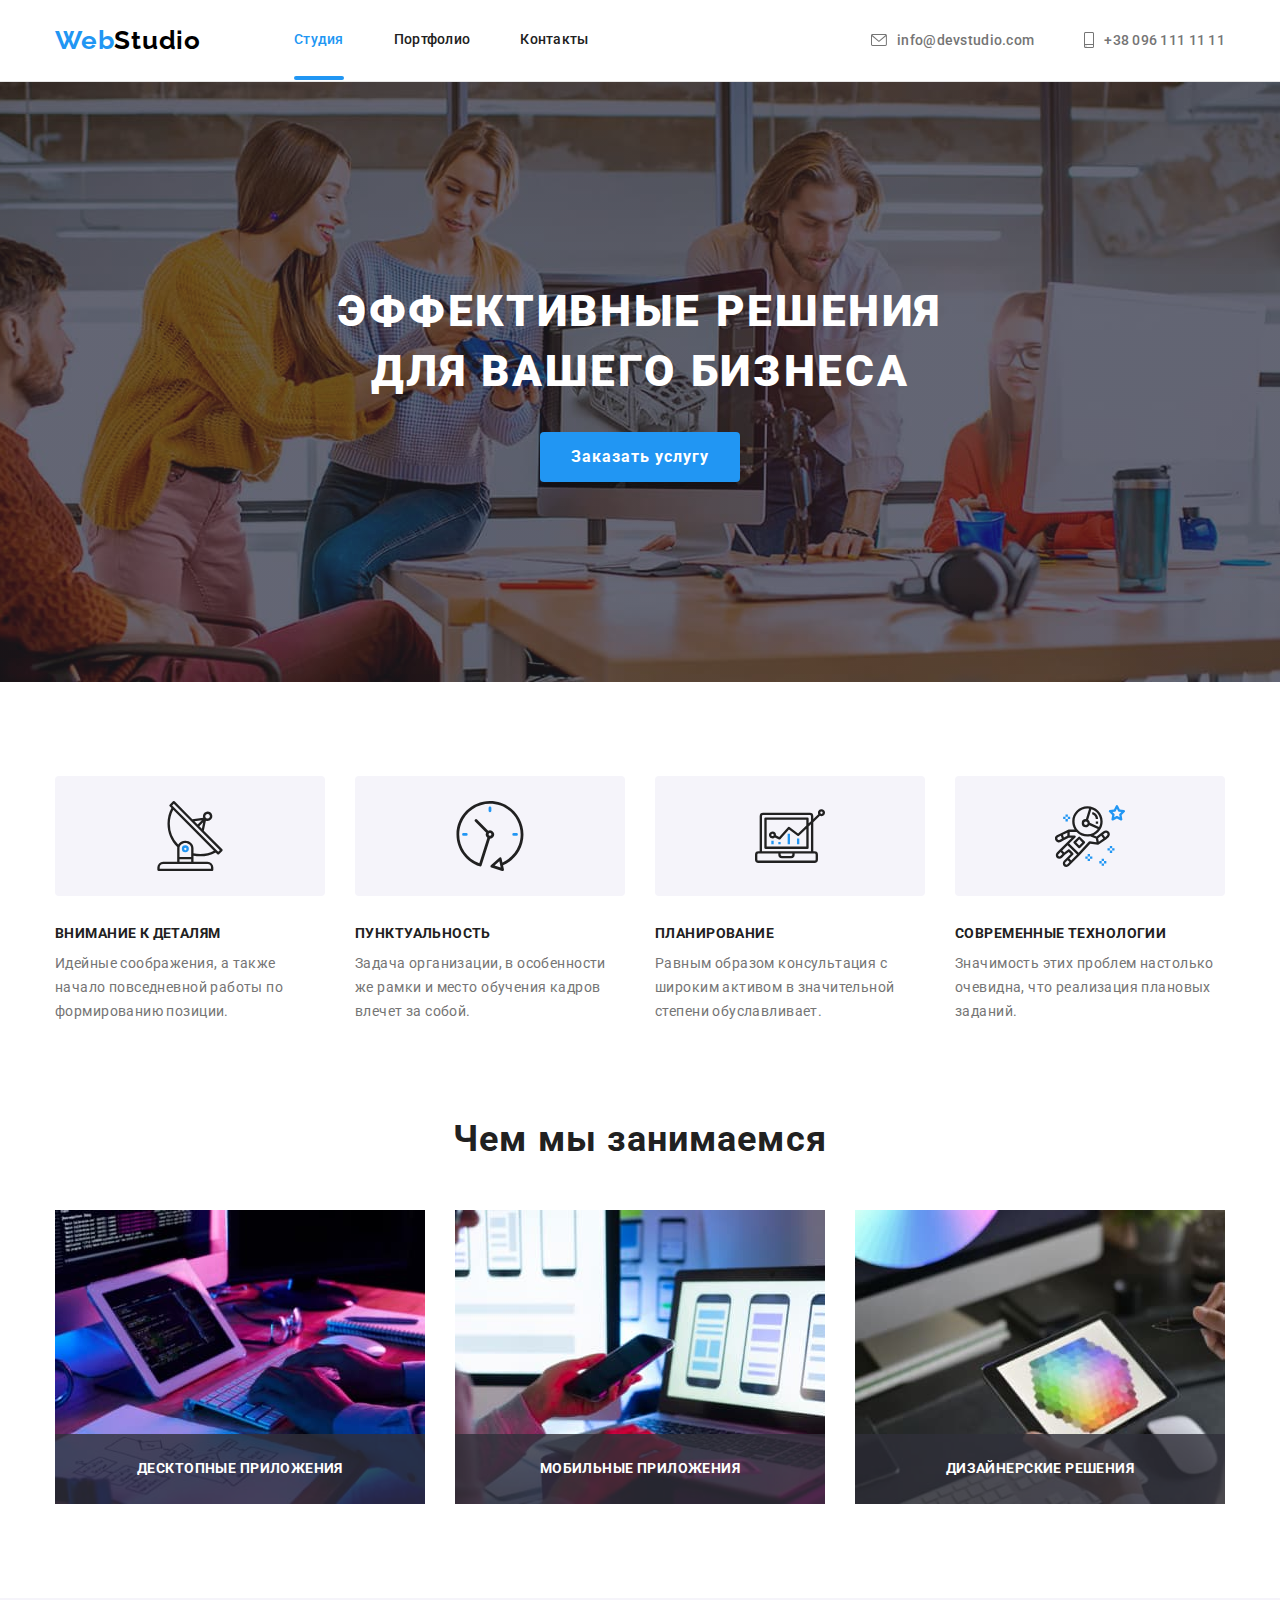
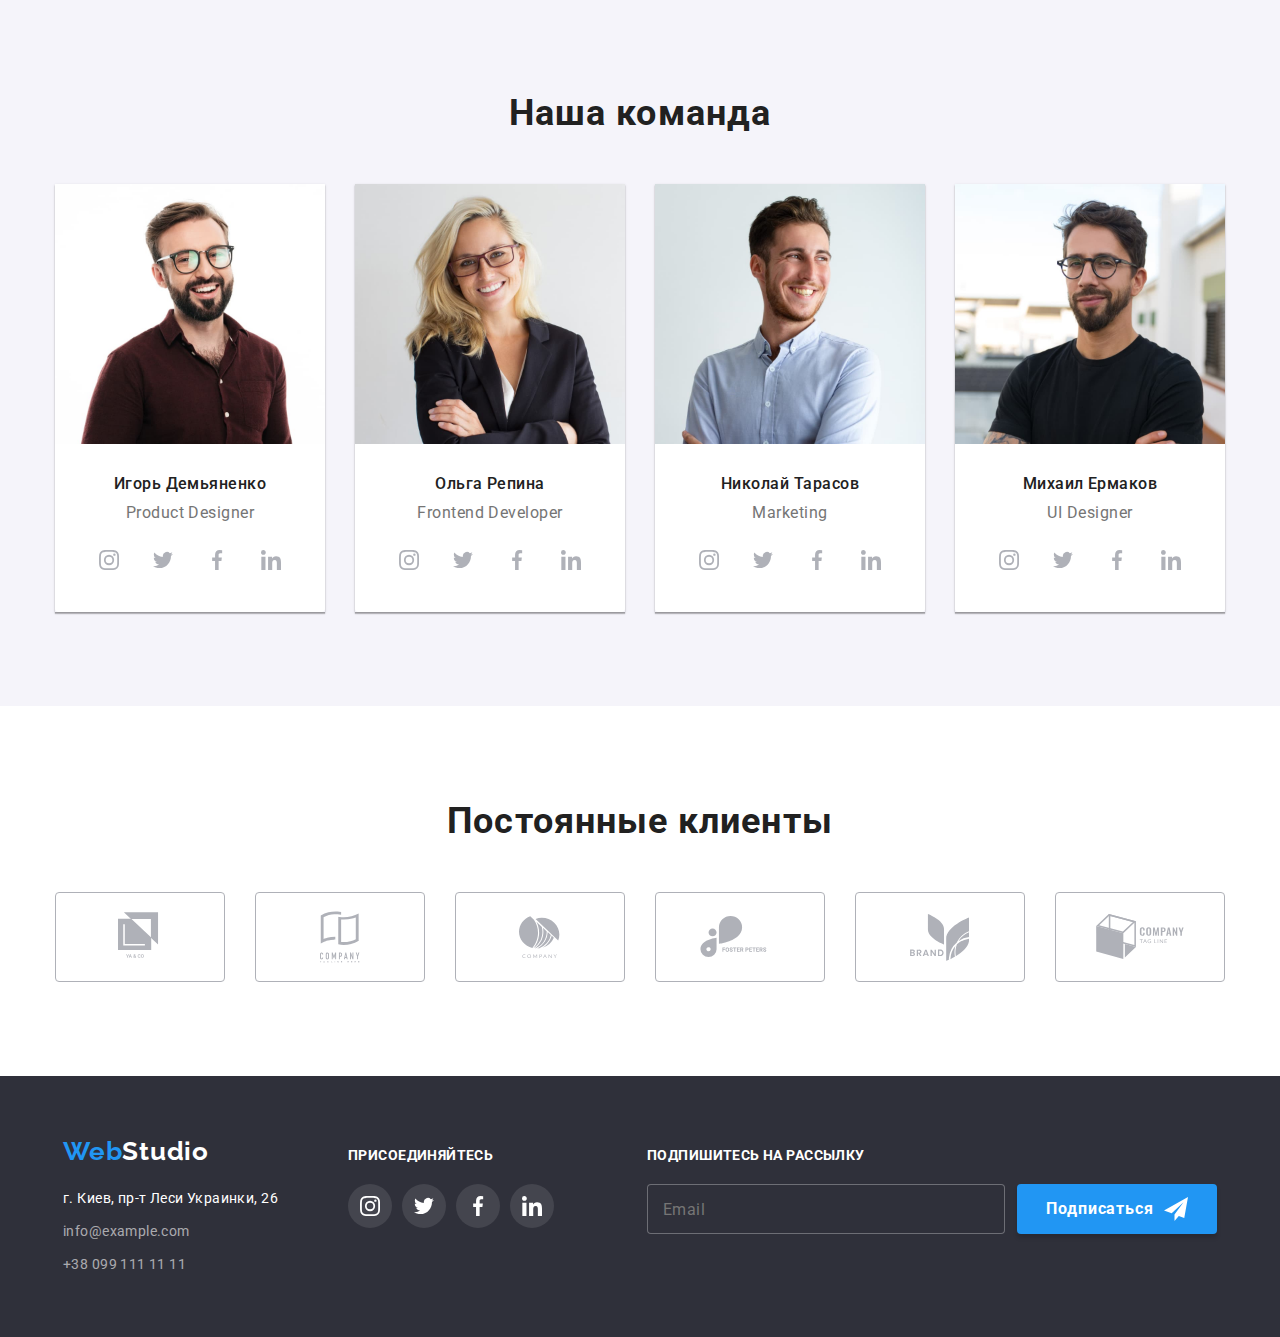
<file: index.html>
<!DOCTYPE html>
<html lang="ru">
  <head>
    <meta charset="UTF-8" />
    <meta http-equiv="X-UA-Compatible" content="IE=Edge" />
    <title>Главная</title>
    <link href="https://fonts.googleapis.com/css2?family=Roboto:wght@400;500;700;900&display=swap" rel="stylesheet">
    <link rel="stylesheet" href="https://cdnjs.cloudflare.com/ajax/libs/modern-normalize/1.0.0/modern-normalize.min.css" />
    <link rel="stylesheet" href="./css/main.min.css" />
  </head>

  <body>
    <header class="header">
      <div class="container">
        <nav class="header-nav">
          <a class="logo link" href="#"><span class="logo-accent">Web</span>Studio</a>
          <ul class="site-nav list">
            <li class="nav-item"><a class="nav-link link open-page" href="#">Студия</a></li>
            <li class="nav-item"><a class="nav-link link" href="./portfolio.html">Портфолио</a></li>
            <li class="nav-item"><a class="nav-link link" href="#">Контакты</a></li>
          </ul>
        </nav>
        <ul class="contact-list list">
          <li class="contact-item">
            <a class="contact-link link" href="mailto:info@devstudio.com">
              <svg class="icon-contact" width="16" height="12">
                <use href="./images/sprite.svg#icon-envelope-1"></use>
              </svg>
              info@devstudio.com
            </a>
          </li>
          <li class="contact-item">  
            <a class="contact-link link" href="tel:+380961111111">
              <svg class="icon-contact" width="10" height="16">
                <use href="./images/sprite.svg#icon-smartphone-1"></use>
              </svg>
              +38 096 111 11 11
            </a>
          </li>
        </ul>
      </div>
    </header>

    <main>
      <!--герой-->
      <section class="hero overlay">
        <div class="container">
          <h1 class="hero-title">Эффективные решения для вашего бизнеса</h1>
          <button class="btn" data-modal-open type="button">Заказать услугу</button>
        </div>        
      </section>
      
      <!--преимущества-->
      <section  class="section features">
        <div class="container">
          <ul class="features-list list">
            <li class="features-item">
              <div class="features-icon">
                <svg width="70" height="70">
                  <use href="./images/sprite.svg#icon-features-antenna"></use>
                </svg>
              </div>
              <h3 class="features-title">Внимание к деталям</h3>
              <p class="features-text">
                Идейные соображения, а также начало повседневной работы по
                формированию позиции.
              </p>
            </li>
            <li class="features-item">
              <div class="features-icon">
                <svg width="70" height="70">
                  <use href="./images/sprite.svg#icon-features-clock"></use>
                </svg>
              </div>
              <h3 class="features-title">Пунктуальность</h3>
              <p class="features-text">
                Задача организации, в особенности же рамки и место обучения кадров
                влечет за собой.
              </p>
            </li>
            <li class="features-item">
              <div class="features-icon">
                <svg width="70" height="70">
                  <use href="./images/sprite.svg#icon-features-diagram"></use>
                </svg>
              </div>
              <h3 class="features-title">Планирование</h3>
              <p class="features-text">
                Равным образом консультация с широким активом в значительной
                степени обуславливает.
              </p>
            </li>
            <li class="features-item">
              <div class="features-icon">
                <svg width="70" height="70">
                  <use href="./images/sprite.svg#icon-features-astronaut"></use>
                </svg>
              </div>
              <h3 class="features-title">Современные технологии</h3>
              <p class="features-text">
                Значимость этих проблем настолько очевидна, что реализация
                плановых заданий.
              </p>
            </li>
          </ul>
        </div>
      </section>

      <!--услуги-->
      <section  class="section services">
        <div class="container">
          <h2  class="section-title">Чем мы занимаемся</h2>
          <ul class="services-list list">
            <li class="services-item">
              <img
                src="./images/we-doing-1.jpg"
                alt="рабочий стол разработчика, который пишет код"
                width="370"
                height="294"
              />
              <div class="subtitle-thumb">
                <h3 class="subtitle">Десктопные приложения</h3>
              </div>
            </li>
            <li class="services-item">
              <img
                src="./images/we-doing-2.jpg"
                alt="мобильный телефон в руках"
                width="370"
                height="294"
              />
              <div class="subtitle-thumb">
                <h3 class="subtitle">Мобильные приложения</h3>
              </div>
            </li>
            <li class="services-item">
              <img
                src="./images/we-doing-3.jpg"
                alt="планшет с изображением палитры цветов"
                width="370"
                height="294"
              />
              <div class="subtitle-thumb">
                <h3 class="subtitle">Дизайнерские решения</h3>
              </div>
            </li>
          </ul>
        </div>
      </section>

      <!--команда-->
      <section  class="section team">
        <div class="container">
          <h2 class="section-title">Наша команда</h2>
          <ul class="team-list list">
            <li class="team-item">
              <img
                src="./images/our-team-product-designer-1.jpg"
                alt="фото Игоря Демьяненко"
                width="270"
                height="260"
              />
              <div class="team-desc">
                <h3 class="team-name">Игорь Демьяненко</h3>
                <p class="team-post" lang="en">Product Designer</p>
                <ul class="social-list list">
                  <li class="social-item">
                    <a class="social-link link" href="" aria-label="Ссылка на Instagram">
                      <svg class="social-icon" width="20" height="20">
                        <use href="./images/sprite.svg#icon-instagram"></use>
                      </svg>
                    </a>
                  </li>
                  <li class="social-item">
                    <a class="social-link link" href="" aria-label="Ссылка на Twitter">
                      <svg class="social-icon" width="20" height="20">
                        <use href="./images/sprite.svg#icon-twitter"></use>
                      </svg>
                    </a>
                  </li>
                  <li class="social-item">
                    <a class="social-link link" href="" aria-label="Ссылка на Facebook">
                      <svg class="social-icon" width="20" height="20">
                        <use href="./images/sprite.svg#icon-facebook"></use>
                      </svg>
                    </a>
                  </li>
                  <li class="social-item">
                    <a class="social-link link" href="" aria-label="Ссылка на Linkedin">
                      <svg class="social-icon"  width="20" height="20">
                        <use href="./images/sprite.svg#icon-linkedin"></use>
                      </svg>
                    </a>
                  </li>
                </ul>   
              </div>           
            </li>
            <li class="team-item">
              <img
                src="./images/our-team-frontend-developer-2.jpg"
                alt="фото Ольги Репиной"
                width="270"
                height="260"
              />
              <div class="team-desc">
                <h3 class="team-name">Ольга Репина</h3>
                <p class="team-post" lang="en">Frontend Developer</p>
                <ul class="social-list list">
                  <li class="social-item">
                    <a class="social-link link" href="" aria-label="Ссылка на Instagram">
                      <svg class="social-icon" width="20" height="20">
                        <use href="./images/sprite.svg#icon-instagram"></use>
                      </svg>
                    </a>
                  </li>
                  <li class="social-item">
                    <a class="social-link link" href="" aria-label="Ссылка на Twitter">
                      <svg class="social-icon" width="20" height="20">
                        <use href="./images/sprite.svg#icon-twitter"></use>
                      </svg>
                    </a>
                  </li>
                  <li class="social-item">
                    <a class="social-link link" href="" aria-label="Ссылка на Facebook">
                      <svg class="social-icon" width="20" height="20">
                        <use href="./images/sprite.svg#icon-facebook"></use>
                      </svg>
                    </a>
                  </li>
                  <li class="social-item">
                    <a class="social-link link" href="" aria-label="Ссылка на Linkedin">
                      <svg class="social-icon"  width="20" height="20">
                        <use href="./images/sprite.svg#icon-linkedin"></use>
                      </svg>
                    </a>
                  </li>
                </ul>
              </div>
            </li>
            <li class="team-item">
              <img
                src="./images/our-team-marketing-3.jpg"
                alt="фото Николая Тарасова"
                width="270"
                height="260"
              />
              <div class="team-desc">
                <h3 class="team-name">Николай Тарасов</h3>
                <p class="team-post" lang="en">Marketing</p>
                <ul class="social-list list">
                  <li class="social-item">
                    <a class="social-link link" href="" aria-label="Ссылка на Instagram">
                      <svg class="social-icon" width="20" height="20">
                        <use href="./images/sprite.svg#icon-instagram"></use>
                      </svg>
                    </a>
                  </li>
                  <li class="social-item">
                    <a class="social-link link" href="" aria-label="Ссылка на Twitter">
                      <svg class="social-icon" width="20" height="20">
                        <use href="./images/sprite.svg#icon-twitter"></use>
                      </svg>
                    </a>
                  </li>
                  <li class="social-item">
                    <a class="social-link link" href="" aria-label="Ссылка на Facebook">
                      <svg class="social-icon" width="20" height="20">
                        <use href="./images/sprite.svg#icon-facebook"></use>
                      </svg>
                    </a>
                  </li>
                  <li class="social-item">
                    <a class="social-link link" href="" aria-label="Ссылка на Linkedin">
                      <svg class="social-icon"  width="20" height="20">
                        <use href="./images/sprite.svg#icon-linkedin"></use>
                      </svg>
                    </a>
                  </li>
                </ul>
              </div>              
            </li>
            <li class="team-item">
              <img
                src="./images/our-team-ui-designer-4.jpg"
                alt="фото Михаила Ермакова"
                width="270"
                height="260"
              />
              <div class="team-desc">
                <h3 class="team-name">Михаил Ермаков</h3>
                <p class="team-post" lang="en">UI Designer</p>
                <ul class="social-list list">
                  <li class="social-item">
                    <a class="social-link link" href="" aria-label="Ссылка на Instagram">
                      <svg class="social-icon" width="20" height="20">
                        <use href="./images/sprite.svg#icon-instagram"></use>
                      </svg>
                    </a>
                  </li>
                  <li class="social-item">
                    <a class="social-link link" href="" aria-label="Ссылка на Twitter">
                      <svg class="social-icon" width="20" height="20">
                        <use href="./images/sprite.svg#icon-twitter"></use>
                      </svg>
                    </a>
                  </li>
                  <li class="social-item">
                    <a class="social-link link" href="" aria-label="Ссылка на Facebook">
                      <svg class="social-icon" width="20" height="20">
                        <use href="./images/sprite.svg#icon-facebook"></use>
                      </svg>
                    </a>
                  </li>
                  <li class="social-item">
                    <a class="social-link link" href="" aria-label="Ссылка на Linkedin">
                      <svg class="social-icon"  width="20" height="20">
                        <use href="./images/sprite.svg#icon-linkedin"></use>
                      </svg>
                    </a>
                  </li>
                </ul>
              </div>
            </li>
          </ul>
        </div> 
      </section>

      <!--клиенты-->
      <section class="section clients">
        <div class="container">
          <h2 class="section-title">Постоянные клиенты</h2>
          <ul class="clients-list list">
            <li class="clients-item">
              <a class="clients-link" href="">
                <svg class="client-icon logo-1" width="44.27" height="49.23">
                  <use href="./images/sprite.svg#icon-logo-1"></use>
                </svg>
              </a>
            </li>
            <li class="clients-item">
              <a class="clients-link" href="">
                <svg class="client-icon logo-2" width="40" height="52">
                  <use href="./images/sprite.svg#icon-logo-2"></use>
                </svg>
              </a>
            </li>
            <li class="clients-item">
              <a class="clients-link" href="">
                <svg class="client-icon logo-3" width="41" height="42.6">
                  <use href="./images/sprite.svg#icon-logo-3"></use>
                </svg>
              </a>
            </li>
            <li class="clients-item">
              <a class="clients-link" href="">
                <svg class="client-icon logo-4" width="79.66"  height="42">
                  <use href="./images/sprite.svg#icon-logo-4"></use>
                </svg>
              </a>
            </li>
            <li class="clients-item">
              <a class="clients-link" href="">
                <svg class="client-icon logo-5" width="59"  height="47">
                  <use href="./images/sprite.svg#icon-logo-5"></use>
                </svg>
              </a>
            </li>
            <li class="clients-item">
              <a class="clients-link" href="">
                <svg class="client-icon logo-6" width="88.48"  height="45.44">
                  <use href="./images/sprite.svg#icon-logo-6"></use>
                </svg>
              </a>
            </li>
          </ul>
        </div>  
      </section>
    </main>
  
    <footer class="footer">
      <div class="container"> 

        <div class="address">
          <a class="logo link inverse" href="#"><span class="logo-accent">Web</span>Studio</a>
          <address class="address-text">
            г. Киев, пр-т Леси Украинки, 26
          </address>
          <ul class="address-list list">
            <li class="address-item"><a class="address-link link" href="mailto:info@example.com">info@example.com</a></li>
            <li class="address-item"><a class="address-link link" href="tel:+380991111111">+38 099 111 11 11</a></li>
          </ul>
        </div>

        <div class="footer-social">
          <strong class="following-text">Присоединяйтесь</strong>
          <ul class="social-list list">
            <li class="social-item">
              <a class="social-link link inverse" href="" aria-label="Ссылка на Instagram">
                <svg class="social-icon"  width="20" height="20">
                  <use href="./images/sprite.svg#icon-instagram"></use>
                </svg>
              </a>
            </li>
            <li class="social-item">
              <a class="social-link link inverse" href="" aria-label="Ссылка на Twitter">
                <svg class="social-icon"  width="20" height="20">
                  <use href="./images/sprite.svg#icon-twitter"></use>
                </svg>
              </a>
            </li>
            <li class="social-item">
              <a class="social-link link inverse" href="" aria-label="Ссылка на Facebook">
                <svg class="social-icon"  width="20" height="20">
                  <use href="./images/sprite.svg#icon-facebook"></use>
                </svg>
              </a>
            </li>
            <li class="social-item">
              <a class="social-link link inverse" href="" aria-label="Ссылка на Linkedin">
                <svg class="social-icon"  width="20" height="20">
                  <use href="./images/sprite.svg#icon-linkedin"></use>
                </svg>
              </a>
            </li>
          </ul>
        </div>

        <div class="footer-send">
          <strong class="following-text">Подпишитесь на рассылку</strong>
          <form action="#" method="POST" class="email-form" autocomplete="on">
            <input class="email-field" type="email" name="email" placeholder="Email" pattern="([A-z0-9_.-]{1,})@([A-z0-9_.-]{1,}).([A-z]{2,8})">
            <button class="btn" type="submit">Подписаться
              <svg class="icon-send"  width="24" height="24">   
                <use href="./images/sprite.svg#icon-send"></use>
              </svg>
            </button>
         </form>
        </div>

      </div>
    </footer>

    <!-- модальное окно -->
    <div class="backdrop is-hidden" data-modal>
      <div class="modal">
        <button class="btn-close" data-modal-close type="button">
          <svg class="icon-close" width="18" height="18">
            <use href="./images/sprite.svg#icon-close"></use>
          </svg>
        </button>

        <section>
          <b class="form-title">Оставьте свои данные, мы вам перезвоним</b>
          <form class="form" action="#" method="POST" autocomplete="off">

            <label class="field-form"> 
              <svg class="form-icon" width="18" height="18">
                <use href="./images/sprite.svg#icon-person"></use>
              </svg>
              <span class="form-label">Имя</span> 
              <input class="form-input" type="text" name="username">
            </label>

            <label class="field-form">
              <svg class="form-icon" width="18" height="18">
                <use href="./images/sprite.svg#icon-phone"></use>
              </svg>
              <span class="form-label">Телефон</span>
              <input class="form-input" type="tel" name="tel">
            </label>

            <label class="field-form">
              <svg class="form-icon" width="18" height="18">
                <use href="./images/sprite.svg#icon-email"></use>
              </svg>
              <span class="form-label">Почта</span>
              <input class="form-input" type="email" name="email">
            </label>

            <label class="field-form comment">
              <span class="form-label">Комментарий</span>
              <textarea class="form-input comment-input" name="comments" rows="9" placeholder="Введите текст"></textarea>
            </label>

            <label class="policy">
              <input class="policy-input visually-hidden" type="checkbox" name="policy" value="policy-agree">
              <span class="policy-icon"></span>
              <span class="policy-label">Соглашаюсь с рассылкой и принимаю 
                <a class="policy-link" href="#">Условия договора</a>
              </span>
            </label>

            <button class="btn" type="submit">Отправить</button>
          </form>
        </section>        
      </div>
    </div>

    <script src="./js/modal.js"></script>
  </body>
</html>
</file>
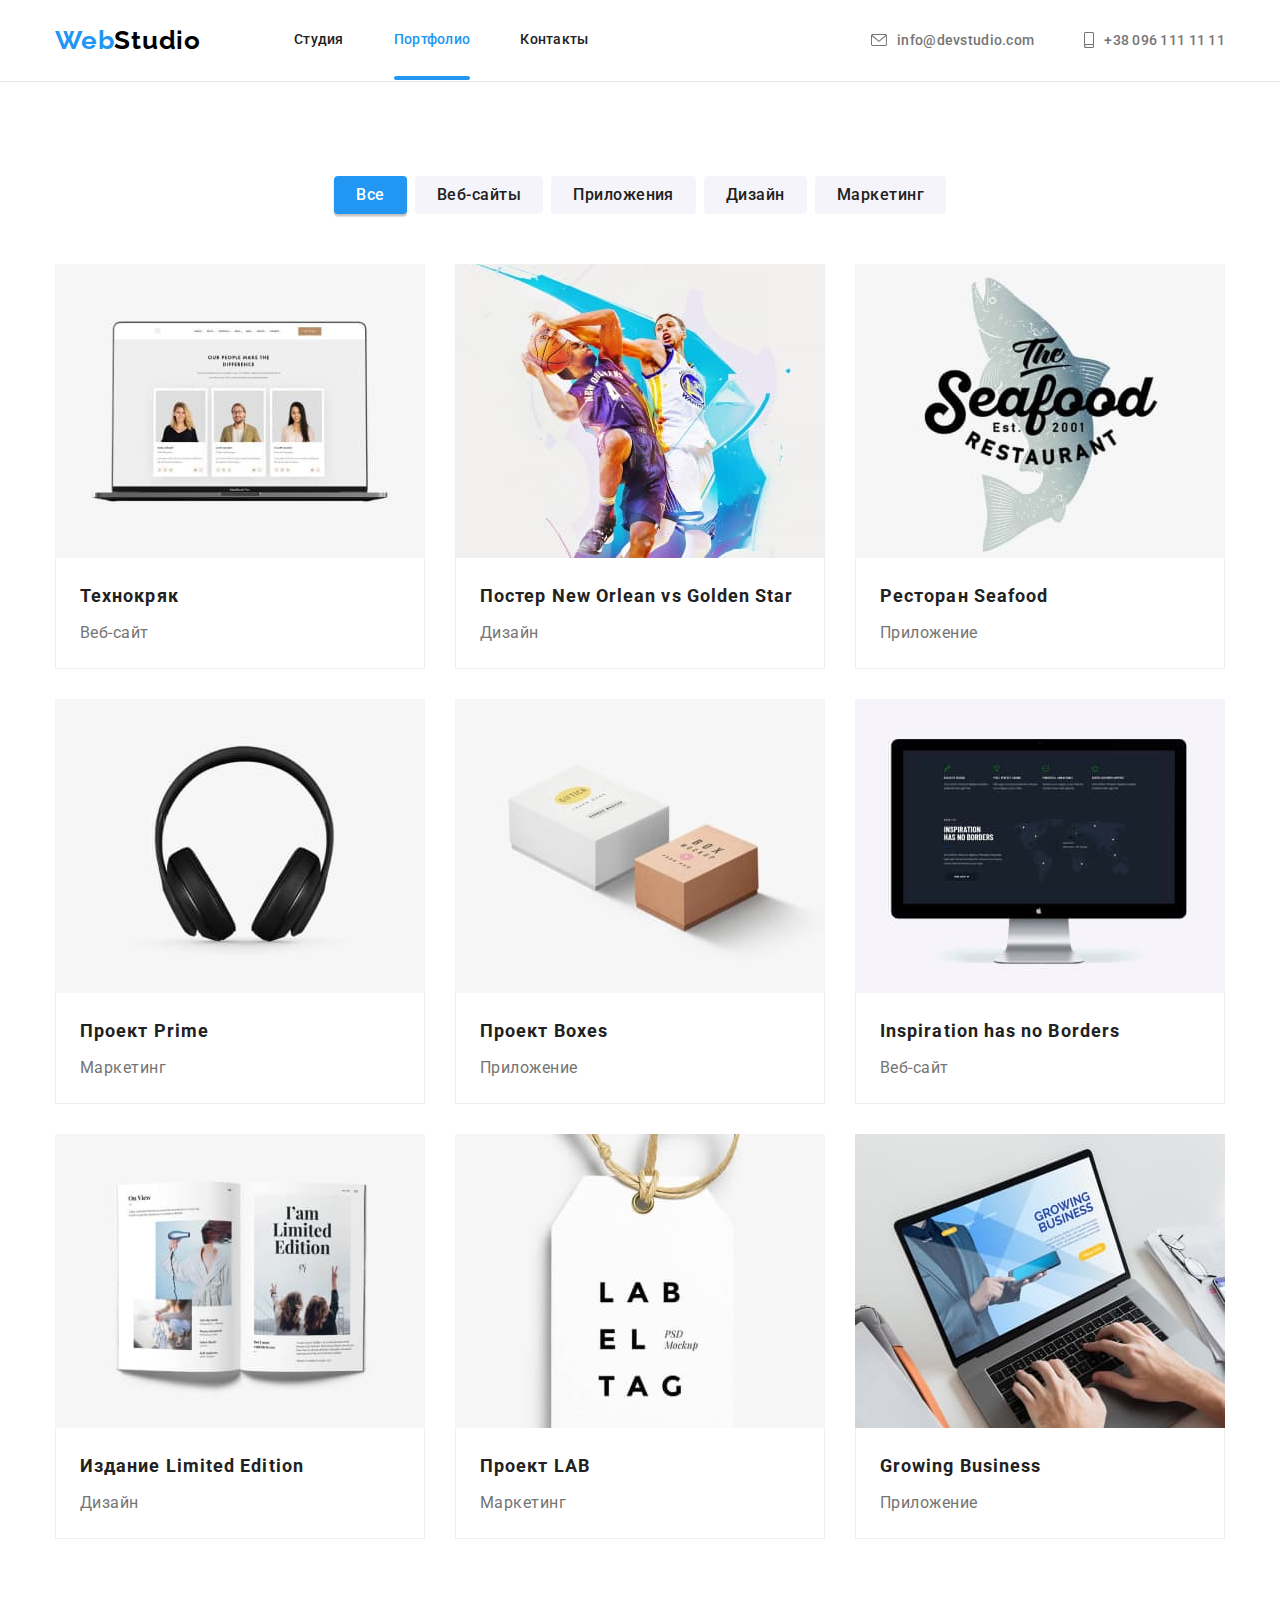
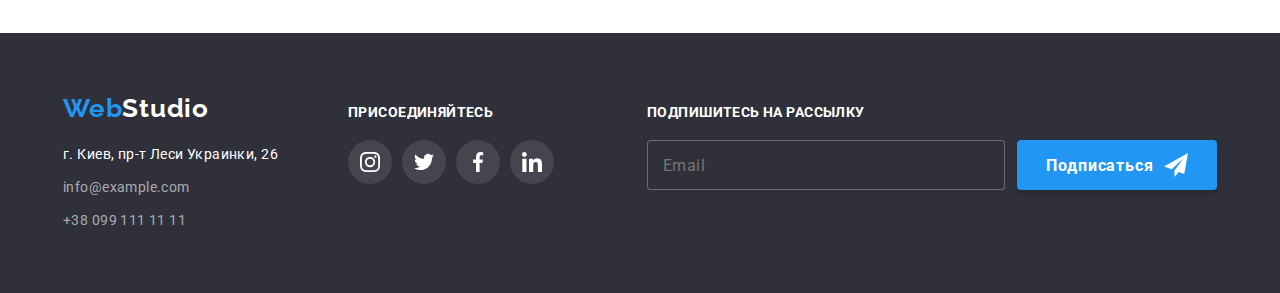
<file: portfolio.html>
<!DOCTYPE html>
<html lang="ru">
  <head>
    <meta charset="UTF-8" />
    <meta http-equiv="X-UA-Compatible" content="IE=Edge" />
    <title>Портфолио</title>
    <link href="https://fonts.googleapis.com/css2?family=Roboto:wght@400;500;700;900&display=swap" rel="stylesheet">
    <link rel="stylesheet" href="https://cdnjs.cloudflare.com/ajax/libs/modern-normalize/1.0.0/modern-normalize.min.css" />
    <link rel="stylesheet" href="./css/main.min.css" />
  </head>

  <body>
    <header class="header">
      <div class="container">
        <nav class="header-nav">
          <a class="logo link" href="#"><span class="logo-accent">Web</span>Studio</a>
          <ul class="site-nav list">
            <li class="nav-item"><a class="nav-link link" href="./index.html">Студия</a></li>
            <li class="nav-item"><a class="nav-link link open-page" href="#">Портфолио</a></li>
            <li class="nav-item"><a class="nav-link link" href="#">Контакты</a></li>
          </ul>
        </nav>
        <ul class="contact-list list">
          <li class="contact-item">
            <a class="contact-link link" href="mailto:info@devstudio.com">
              <svg class="icon-contact envelope" width="16" height="12">
                <use href="./images/sprite.svg#icon-envelope-1"></use>
              </svg>
              info@devstudio.com
            </a>
          </li>
          <li class="contact-item">  
            <a class="contact-link link" href="tel:+380961111111">
              <svg class="icon-contact smartphone" width="10" height="16">
                <use href="./images/sprite.svg#icon-smartphone-1"></use>
              </svg>
              +38 096 111 11 11
            </a>
          </li>
        </ul>
      </div>
    </header>

    <main>
      <section class="works">
        <div class="container">
          <ul class="list radio-btn">
            <li class="radio-btn-item"><a class="radio-btn-link link active" href="#">Все</a></li>
            <li class="radio-btn-item"><a class="radio-btn-link link" href="#">Веб-сайты</a></li>
            <li class="radio-btn-item"><a class="radio-btn-link link" href="#">Приложения</a></li>
            <li class="radio-btn-item"><a class="radio-btn-link link" href="#">Дизайн</a></li>
            <li class="radio-btn-item"><a class="radio-btn-link link" href="#">Маркетинг</a></li>
          </ul>
          <ul class="works-list list">
            <li class="work-card">
              <a class="work-link link" href="#">
                <div class="image-thumb">
                  <img src="./images/portfolio-technokryak-1.jpg" alt="страница веб-сайта 'технокряк'" width="370" height="294">
                  <p class="text-desc">Технокряк это современная площадка распространения коронавируса. Компании используют эту платформу для цифрового шпионажа и атак на защищённые сервера конкурентов.</p>
                </div>
                <div class="work-label">
                  <h2 class="work-title title">Технокряк</h2>
                  <p class="work-subtitle">Веб-сайт</p>
                </div>               
              </a>  
            </li>
            <li class="work-card">
              <a class="work-link link" href="#">
                <div class="image-thumb">
                  <img src="./images/portfolio-new-orlean-2.jpg" alt="постер с баскетболистами" width="370" height="294">
                  <p class="text-desc">Технокряк это современная площадка распространения коронавируса. Компании используют эту платформу для цифрового шпионажа и атак на защищённые сервера конкурентов.</p>
                </div>
                <div class="work-label">
                  <h2 class="work-title title">Постер New Orlean vs Golden Star</h2>
                  <p class="work-subtitle">Дизайн</p>
                </div>                
              </a>
            </li>
            <li class="work-card">
              <a class="work-link link" href="#">
                <div class="image-thumb">
                  <img src="./images/portfolio-seafood-3.jpg" alt="логотип ресторана 'Seafood'" width="370" height="294">
                  <p class="text-desc">Технокряк это современная площадка распространения коронавируса. Компании используют эту платформу для цифрового шпионажа и атак на защищённые сервера конкурентов.</p>
                </div>
                <div class="work-label">
                  <h2 class="work-title title">Ресторан Seafood</h2>
                  <p class="work-subtitle">Приложение</p>
                </div>                
              </a>
            </li>
            <li class="work-card">
              <a class="work-link link" href="#">
                <div class="image-thumb">
                  <img src="./images/portfolio-prime-4.jpg" alt="черные наушники" width="370" height="294">
                  <p class="text-desc">Технокряк это современная площадка распространения коронавируса. Компании используют эту платформу для цифрового шпионажа и атак на защищённые сервера конкурентов.</p>
                </div>
                <div class="work-label">
                  <h2 class="work-title title">Проект Prime</h2>
                  <p class="work-subtitle">Маркетинг</p>
                </div>               
              </a>
            </li>
            <li class="work-card">
              <a class="work-link link" href="#">
                <div class="image-thumb">
                  <img src="./images/portfolio-boxes-5.jpg" alt="две картонные коробки" width="370" height="294">
                  <p class="text-desc">Технокряк это современная площадка распространения коронавируса. Компании используют эту платформу для цифрового шпионажа и атак на защищённые сервера конкурентов.</p>
                </div>
                <div class="work-label">
                  <h2 class="work-title title">Проект Boxes</h2>
                  <p class="work-subtitle">Приложение</p>
                </div>                
              </a>
            </li>
            <li class="work-card">
              <a class="work-link link" href="#">
                <div class="image-thumb">
                  <img src="./images/portfolio-inspiration-6.jpg" alt="монитор, на котором изображена карта мира" width="370" height="294">
                  <p class="text-desc">Технокряк это современная площадка распространения коронавируса. Компании используют эту платформу для цифрового шпионажа и атак на защищённые сервера конкурентов.</p>
                </div>
                <div class="work-label">
                  <h2 class="work-title title">Inspiration has no Borders</h2>
                  <p class="work-subtitle">Веб-сайт</p>
                </div>                
              </a>
            </li>
            <li class="work-card">
              <a class="work-link link" href="#">
                <div class="image-thumb">
                  <img src="./images/portfolio-limited-edition-7.jpg" alt="разворот глянцевого журнала" width="370" height="294">
                  <p class="text-desc">Технокряк это современная площадка распространения коронавируса. Компании используют эту платформу для цифрового шпионажа и атак на защищённые сервера конкурентов.</p>
                </div>
                <div class="work-label">
                  <h2 class="work-title title">Издание Limited Edition</h2>
                  <p class="work-subtitle">Дизайн</p>
                </div>               
              </a>
            </li>
            <li class="work-card">
              <a class="work-link link" href="#">
                <div class="image-thumb">
                  <img src="./images/portfolio-lab-8.jpg" alt="этикетка товара на шнурке" width="370" height="294">
                  <p class="text-desc">Технокряк это современная площадка распространения коронавируса. Компании используют эту платформу для цифрового шпионажа и атак на защищённые сервера конкурентов.</p>
                </div>
                <div class="work-label">
                  <h2 class="work-title title">Проект LAB</h2>
                  <p class="work-subtitle">Маркетинг</p>
                </div>               
              </a>
            </li>
            <li class="work-card">
              <a class="work-link link" href="#">
                <div class="image-thumb">
                  <img src="./images/portfolio-growing-business-9.jpg" alt="экран ноутбука с открытым приложением для бизнеса" width="370" height="294">
                  <p class="text-desc">Технокряк это современная площадка распространения коронавируса. Компании используют эту платформу для цифрового шпионажа и атак на защищённые сервера конкурентов.</p>
                </div>
                <div class="work-label">
                  <h2 class="work-title title">Growing Business</h2>
                  <p class="work-subtitle">Приложение</p>
                </div>                
              </a>
            </li>
          </ul>
        </div>
      </section> 
    </main>

    <footer class="footer">
      <div class="container"> 

        <div class="address">
          <a class="logo link inverse" href="#"><span class="logo-accent">Web</span>Studio</a>
          <address class="address-text">
            г. Киев, пр-т Леси Украинки, 26
          </address>
          <ul class="address-list list">
            <li class="address-item"><a class="address-link link" href="mailto:info@example.com">info@example.com</a></li>
            <li class="address-item"><a class="address-link link" href="tel:+380991111111">+38 099 111 11 11</a></li>
          </ul>
        </div>

        <div class="footer-social">
          <strong class="following-text">Присоединяйтесь</strong>
          <ul class="social-list list">
            <li class="social-item">
              <a class="social-link link inverse" href="" aria-label="Ссылка на Instagram">
                <svg class="social-icon"  width="20" height="20">
                  <use href="./images/sprite.svg#icon-instagram"></use>
                </svg>
              </a>
            </li>
            <li class="social-item">
              <a class="social-link link inverse" href="" aria-label="Ссылка на Twitter">
                <svg class="social-icon"  width="20" height="20">
                  <use href="./images/sprite.svg#icon-twitter"></use>
                </svg>
              </a>
            </li>
            <li class="social-item">
              <a class="social-link link inverse" href="" aria-label="Ссылка на Facebook">
                <svg class="social-icon"  width="20" height="20">
                  <use href="./images/sprite.svg#icon-facebook"></use>
                </svg>
              </a>
            </li>
            <li class="social-item">
              <a class="social-link link inverse" href="" aria-label="Ссылка на Linkedin">
                <svg class="social-icon"  width="20" height="20">
                  <use href="./images/sprite.svg#icon-linkedin"></use>
                </svg>
              </a>
            </li>
          </ul>
        </div>

        <div class="footer-send">
          <strong class="following-text">Подпишитесь на рассылку</strong>
          <form action="#" method="POST" class="email-form" autocomplete="on">
            <input class="email-field" type="email" name="email" placeholder="Email" pattern="([A-z0-9_.-]{1,})@([A-z0-9_.-]{1,}).([A-z]{2,8})">
            <button class="btn" type="submit">Подписаться
              <svg class="icon-send"  width="24" height="24">   
                <use href="./images/sprite.svg#icon-send"></use>
              </svg>
            </button>
         </form>
        </div>

      </div>
    </footer>
  </body>
</html>
</file>
<file: css/main.min.css>
@font-face{font-family:'Raleway';font-style:normal;font-weight:400;src:url("../../fonts/raleway-v18-latin_cyrillic-regular.eot");src:local(""),url("../../fonts/raleway-v18-latin_cyrillic-regular.eot?#iefix") format("embedded-opentype"),url("../../fonts/raleway-v18-latin_cyrillic-regular.woff2") format("woff2"),url("../../fonts/raleway-v18-latin_cyrillic-regular.woff") format("woff"),url("../../fonts/raleway-v18-latin_cyrillic-regular.ttf") format("truetype"),url("../../fonts/raleway-v18-latin_cyrillic-regular.svg#Raleway") format("svg")}@font-face{font-family:'Raleway';font-style:normal;font-weight:700;src:url("../../fonts/raleway-v18-latin_cyrillic-700.eot");src:local(""),url("../../fonts/raleway-v18-latin_cyrillic-700.eot?#iefix") format("embedded-opentype"),url("../../fonts/raleway-v18-latin_cyrillic-700.woff2") format("woff2"),url("../../fonts/raleway-v18-latin_cyrillic-700.woff") format("woff"),url("../../fonts/raleway-v18-latin_cyrillic-700.ttf") format("truetype"),url("../../fonts/raleway-v18-latin_cyrillic-700.svg#Raleway") format("svg")}body{font-family:"Roboto",sans-serif}img{display:block;max-width:100%;height:auto;object-fit:cover;object-position:top center}.list{list-style:none;margin:0;padding:0}.link{text-decoration:none}h1,h2,h3,h4,p{margin-top:0}.container{width:1200px;margin-left:auto;margin-right:auto;padding-left:15px;padding-right:15px}.section-title{margin-bottom:50px;font-size:36px;font-weight:700;line-height:1.17;letter-spacing:.03em;color:#212121;text-align:center}.visually-hidden{position:absolute !important;clip:rect(1px 1px 1px 1px);clip:rect(1px, 1px, 1px, 1px);padding:0 !important;border:0 !important;height:1px !important;width:1px !important;overflow:hidden}.clients-link,.email-field,.form-input{border-width:1px;border-style:solid;border-radius:4px}.features,.team,.clients,.works{padding-top:94px;padding-bottom:94px}.header{background-color:#fff}.header .container{display:flex}.header::after{content:"";display:block;height:1px;background-color:#E5E5E5}.header-nav{display:flex;flex-wrap:nowrap;flex-direction:row;justify-content:start;align-items:center}.header-nav .logo{padding-top:25px;padding-bottom:25px}.logo{margin-right:93px;font-family:"Raleway",sans-serif;font-size:26px;font-weight:700;line-height:1.19;letter-spacing:.03em;color:var(--primary-black-color)}.logo-accent{color:#2196F3}.logo.inverse{color:#fff}.site-nav{display:flex}.nav-item{position:relative;display:flex}.nav-item:not(:last-child){margin-right:50px}.nav-link{padding-top:32px;padding-bottom:32px;font-family:inherit;font-size:14px;font-weight:500;line-height:1.14;letter-spacing:.02em;color:#212121;transition:color 250ms cubic-bezier(0.4, 0, 0.2, 1)}.nav-link:focus,.nav-link:hover{color:#2196F3}.open-page{color:#2196F3}.open-page::after{position:absolute;left:0;bottom:0;content:"";width:100%;height:4px;background-color:#2196F3;border-radius:2px}.contact-list{display:flex;align-items:center;margin-left:auto}.contact-item:not(:last-child){margin-right:50px}.contact-link{display:flex;align-items:center;padding-top:32px;padding-bottom:32px;font-family:inherit;font-size:14px;font-weight:500;line-height:1.17;letter-spacing:.02em;color:#757575;transition:color 250ms cubic-bezier(0.4, 0, 0.2, 1)}.contact-link:hover,.contact-link:focus{color:#2196F3}.icon-contact{margin-right:10px;fill:currentColor}.hero{padding-top:200px;padding-bottom:200px;text-align:center}.hero .btn{margin-left:auto;margin-right:auto}.overlay{max-width:1600px;height:600px;margin-left:auto;margin-right:auto;background-position:center;background-repeat:no-repeat;background-size:cover;background-image:linear-gradient(to right, rgba(47,48,58,0.4), rgba(47,48,58,0.4)),url(../images/hero-bcg.jpg);background-color:#2F303A}.hero-title{width:696px;margin-left:auto;margin-right:auto;margin-bottom:30px;font-size:44px;font-weight:900;line-height:1.36;letter-spacing:.06em;color:#fff;text-transform:uppercase}.btn{display:flex;flex-wrap:nowrap;flex-direction:row;justify-content:center;align-items:center;min-width:200px;padding-top:10px;padding-bottom:10px;font-size:16px;font-weight:700;line-height:1.87;letter-spacing:.06em;color:#fff;background-color:#2196F3;border-width:0px;border-radius:4px;box-shadow:0px 4px 4px rgba(0,0,0,0.15);transition:color 250ms cubic-bezier(0.4, 0, 0.2, 1),background-color 250ms cubic-bezier(0.4, 0, 0.2, 1)}.btn:hover,.btn:focus{color:#2196F3;background-color:#F5F4FA}.btn .icon-send{margin-left:10px;fill:#fff;transition:fill 250ms cubic-bezier(0.4, 0, 0.2, 1)}.btn:hover .icon-send,.btn:focus .icon-send{fill:#2196F3}.features{background-color:#fff}.features-item{width:calc((100% - 3 * 30px)/4);margin-right:30px}.features-item:nth-child(4n){margin-right:0}.features-list{display:flex}.features-icon{display:flex;flex-wrap:nowrap;flex-direction:row;justify-content:center;align-items:center;width:100%;height:120px;margin-bottom:30px;background-color:#F5F4FA;border-radius:4px}.features-title{margin-bottom:10px;font-size:14px;font-weight:700;line-height:1.14;letter-spacing:.03em;color:#212121;text-transform:uppercase}.features-text{margin-bottom:0;font-size:14px;font-weight:400;line-height:1.71;letter-spacing:.03em;color:#757575}.services{padding-bottom:94px;background-color:#fff}.services-list{display:flex}.services-list .subtitle{margin-bottom:0;padding-top:27px;padding-bottom:27px;font-size:14px;font-weight:700;line-height:1.14;letter-spacing:.03em;color:#fff;text-align:center;text-transform:uppercase}.services-item{position:relative;width:calc((100% - 2 * 30px)/3)}.services-item:not(:nth-child(3n)){margin-right:30px}.subtitle-thumb{position:absolute;left:0;bottom:0;width:100%;background-color:rgba(47,48,58,0.8)}.team{background-color:#F5F4FA}.team-list{display:flex}.team-item{width:calc((100% - 3 * 30px)/4);box-shadow:0px 1px 3px rgba(0,0,0,0.12),0px 1px 1px rgba(0,0,0,0.14),0px 2px 1px rgba(0,0,0,0.2)}.team-item:not(:nth-child(4n)){margin-right:30px}.team-desc{padding-top:30px;padding-bottom:30px;text-align:center;background-color:#fff;border-radius:0px 0px 4px 4px}.team-name{margin-bottom:10px;font-size:16px;font-weight:500;line-height:1.19;letter-spacing:.03em;color:#212121;text-align:center}.team-post{margin-bottom:16px;font-size:16px;font-weight:400;line-height:1.19;letter-spacing:.03em;color:#757575;text-align:center}.social-list{display:flex;flex-wrap:nowrap;flex-direction:row;justify-content:center;align-items:start}.social-item{border-radius:50%;background-color:rgba(255,255,255,0.1)}.social-item:not(:nth-child(4n)){margin-right:10px}.social-link{display:flex;flex-wrap:nowrap;flex-direction:row;justify-content:center;align-items:center;width:44px;height:44px;color:#AFB1B8;border-radius:50%;transition:color 250ms cubic-bezier(0.4, 0, 0.2, 1),background-color 250ms cubic-bezier(0.4, 0, 0.2, 1)}.social-link:hover,.social-link:focus{color:#fff;background-color:#2196F3}.social-link.inverse{color:#fff}.social-icon{display:block;width:20px;height:20px;fill:currentColor}.clients-list{display:flex}.clients-item{width:calc((100% - 5 * 30px)/6)}.clients-item:not(:last-child){margin-right:30px}.clients-link{display:flex;flex-wrap:nowrap;flex-direction:row;justify-content:center;align-items:center;height:90px;color:#AFB1B8;border-color:#AFB1B8;transition:color 250ms cubic-bezier(0.4, 0, 0.2, 1),border-color 250ms cubic-bezier(0.4, 0, 0.2, 1)}.clients-link:hover,.clients-link:focus{border-color:#2196F3;color:#2196F3}.client-icon{display:block;fill:currentColor}.footer{padding-top:60px;padding-bottom:60px;background-color:#2F303A}.footer .container{display:flex;flex-wrap:nowrap;flex-direction:row;justify-content:center;align-items:baseline}.footer .logo{display:inline-block;margin-bottom:20px;margin-right:0}.address{margin-right:70px}.address-text{margin-bottom:9px;font-size:14px;font-weight:400;line-height:1.71;letter-spacing:.03em;color:#fff;font-style:normal}.address-item:not(:last-child){margin-bottom:9px}.address-link{display:inline-block;font-size:14px;font-weight:400;line-height:1.71;letter-spacing:.03em;color:rgba(255,255,255,0.6);transition:color 250ms cubic-bezier(0.4, 0, 0.2, 1)}.address-link:hover,.address-link:focus{color:#2196F3}.footer-social{margin-right:93px}.following-text{display:inline-block;margin-bottom:20px;font-size:14px;font-weight:700;line-height:1.14;letter-spacing:.03em;color:#fff;text-transform:uppercase}.email-form{display:flex}.email-field{width:358px;height:50px;padding-left:15px;margin-right:12px;font-size:16px;font-weight:400;line-height:1.25;letter-spacing:.03em;color:rgba(255,255,255,0.6);border-color:rgba(255,255,255,0.3);background-color:#2F303A}.email-field:invalid{color:#F33333}.field-form{position:relative;display:flex;flex-direction:column;margin-bottom:10px}.field-form.comment{margin-bottom:20px}.form-input{width:100%;height:40px;margin:0;padding-left:42px;padding-top:11px;padding-bottom:11px;border-color:rgba(33,33,33,0.2);transition:border-color 250ms cubic-bezier(0.4, 0, 0.2, 1)}.field-form:focus-within .form-input,.field-form:hover .form-input{border-color:#2196F3}.form-label{margin-bottom:4px;font-size:12px;font-weight:400;line-height:1.17;letter-spacing:.01em;color:#757575}.form-icon{position:absolute;top:50%;left:12px;fill:#212121;transition:fill 250ms cubic-bezier(0.4, 0, 0.2, 1)}.field-form:focus-within .form-icon,.field-form:hover .form-icon{fill:#2196F3}.comment-input{resize:none;height:120px;padding:12px 16px}.comment-input::placeholder{font-size:12px;font-weight:400;line-height:1.17;letter-spacing:.01em;color:rgba(117,117,117,0.5)}.policy{position:relative;display:block;margin-bottom:30px}.policy-label{margin-left:35px;font-size:14px;font-weight:400;line-height:1.7;letter-spacing:.03em;color:#757575}.policy-link{color:#2196F3}.policy-icon{position:absolute;top:50%;left:12px;display:block;width:16px;height:15px;background-color:transparent;border-width:2px;border-style:solid;border-color:#212121;border-radius:2px;transform:translateY(-50%);transition:border-color 250ms cubic-bezier(0.4, 0, 0.2, 1),background-color 250ms cubic-bezier(0.4, 0, 0.2, 1)}.policy-input:checked+.policy-icon,.policy-input:checked:focus+.policy-icon{background-image:url("../images/icon-form-check.svg");background-repeat:no-repeat;background-size:contain;background-origin:border-box;background-color:#2196F3;border-color:#2196F3}.policy-input:focus+.policy-icon,.policy-input:hover+.policy-icon{border-color:#2196F3}.form .btn{display:block;margin-left:auto;margin-right:auto}.works-list{display:flex;flex-wrap:wrap;flex-direction:row;justify-content:start;align-items:start}.radio-btn{display:flex;justify-content:center;margin-bottom:50px}.radio-btn-item:not(:last-child){margin-right:8px}.radio-btn-link{display:inline-block;min-width:73px;padding:6px 22px;font-size:16px;font-weight:500;line-height:1.62;letter-spacing:.03em;color:#212121;text-align:center;background-color:#F5F4FA;border-width:0;border-radius:4px;transition:box-shadow 250ms cubic-bezier(0.4, 0, 0.2, 1),color 250ms cubic-bezier(0.4, 0, 0.2, 1),background-color 250ms cubic-bezier(0.4, 0, 0.2, 1)}.radio-btn-link:hover,.radio-btn-link:focus{color:#fff;background-color:#2196F3;box-shadow:0px 3px 1px rgba(0,0,0,0.1),0px 1px 2px rgba(0,0,0,0.08),0px 2px 2px rgba(0,0,0,0.12)}.radio-btn-link.active{color:#fff;background-color:#2196F3;box-shadow:0px 3px 1px rgba(0,0,0,0.1),0px 1px 2px rgba(0,0,0,0.08),0px 2px 2px rgba(0,0,0,0.12)}.work-card{width:calc((100% - 2 * 30px)/3);margin-right:30px;margin-bottom:30px}.work-card:nth-child(3n){margin-right:0}.work-card:nth-last-child(-n+3){margin-bottom:0}.work-link{display:block;transition:box-shadow 250ms cubic-bezier(0.4, 0, 0.2, 1)}.work-link:hover,.work-link:focus{box-shadow:0px 1px 1px rgba(0,0,0,0.12),0px 4px 4px rgba(0,0,0,0.06),1px 4px 6px rgba(0,0,0,0.16)}.image-thumb{position:relative;overflow:hidden}.text-desc{position:absolute;left:0;bottom:0;width:100%;height:100%;padding:63px 24px;margin-bottom:0;font-size:18px;font-weight:400;line-height:1.56;letter-spacing:.03em;color:#fff;background-color:rgba(33,150,243,0.9);transform:translateY(100%);opacity:0;transition:opacity 250ms cubic-bezier(0.4, 0, 0.2, 1),transform 250ms cubic-bezier(0.4, 0, 0.2, 1)}.work-link:hover .text-desc,.work-link:focus .text-desc{opacity:1;transform:translateY(0)}.work-label{padding:20px 24px;border-left-width:1px;border-right-width:1px;border-bottom-width:1px;border-left-style:solid;border-right-style:solid;border-bottom-style:solid;border-left-color:#eee;border-right-color:#eee;border-bottom-color:#eee}.work-title{margin-bottom:4px;font-size:18px;font-weight:700;line-height:2;letter-spacing:.06em;color:#212121;font-size:18px;line-height:2.0;letter-spacing:0.06em}.work-subtitle{margin-bottom:0;font-size:16px;font-weight:400;line-height:1.87;letter-spacing:.03em;color:#757575}.backdrop{position:fixed;top:0;left:0;width:100%;height:100%;background-color:rgba(0,0,0,0.2);opacity:1;transition:opacity 250ms cubic-bezier(0.4, 0, 0.2, 1)}.backdrop.is-hidden{opacity:0;pointer-events:none}.is-hidden .modal{transform:translate(-50%, -50%) scale(1)}.modal{position:absolute;top:50%;left:50%;width:528px;height:581px;padding:40px;background-color:#fff;transform:translate(-50%, -50%) scale(0.8);transition:transform 250ms cubic-bezier(0.4, 0, 0.2, 1)}.btn-close{position:absolute;top:8px;right:8px;display:flex;align-items:center;width:30px;height:30px;padding:6px 6px;background-color:#fff;border:1px solid rgba(0,0,0,0.1);border-radius:50%}.icon-close{fill:var(--primary-black-color);transition:fill 250ms cubic-bezier(0.4, 0, 0.2, 1)}.btn-close:hover .icon-close,.btn-close:focus .icon-close{fill:#2196F3}.form-title{display:block;margin-bottom:12px;font-size:20px;font-weight:700;line-height:1.15;letter-spacing:.03em;color:#212121;text-align:center}
/*# sourceMappingURL=main.min.css.map */
</file>
